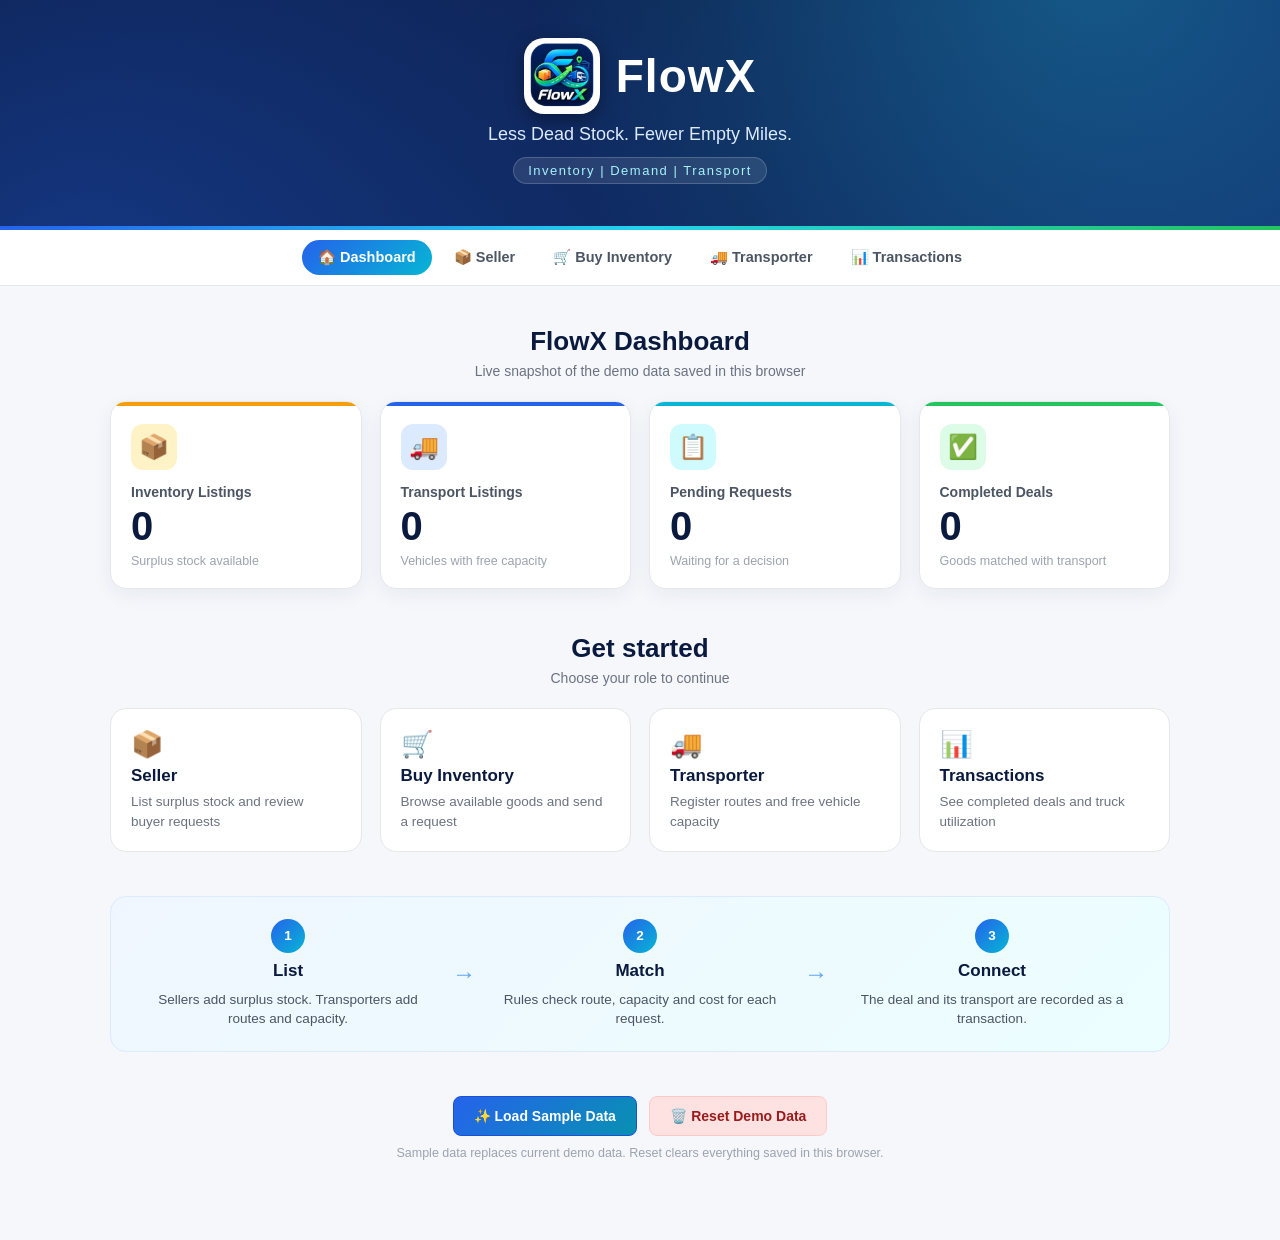
<file: index.html>
<!DOCTYPE html>
<html lang="en">

<head>
    <meta charset="UTF-8">
    <meta name="viewport" content="width=device-width, initial-scale=1.0">

    <title>FlowX - Dashboard</title>

    <link rel="stylesheet" href="style.css">
</head>

<body>

    <header>
        <div class="brand">
            <img src="flowx-icon.png" alt="FlowX logo">
            <h1>FlowX</h1>
        </div>
        <p>Less Dead Stock. Fewer Empty Miles.</p>
        <span class="header-sub">Inventory | Demand | Transport</span>
    </header>

    <nav class="site-nav">
        <a href="index.html" class="current" aria-current="page">🏠 Dashboard</a>
        <a href="seller.html">📦 Seller</a>
        <a href="inventory.html">🛒 Buy Inventory</a>
        <a href="transport.html">🚚 Transporter</a>
        <a href="transactions.html">📊 Transactions</a>
    </nav>

    <main>

        <!-- =========================
             DASHBOARD
             ========================= -->

        <section id="dashboard">

            <div class="section-head">
                <h2>FlowX Dashboard</h2>
                <p>Live snapshot of the demo data saved in this browser</p>
            </div>

            <div class="dashboard-container">

                <div class="dashboard-card card-inventory">
                    <span class="card-icon">📦</span>
                    <p>Inventory Listings</p>
                    <strong id="inventoryCount">0</strong>
                    <small>Surplus stock available</small>
                </div>

                <div class="dashboard-card card-transport">
                    <span class="card-icon">🚚</span>
                    <p>Transport Listings</p>
                    <strong id="transportCount">0</strong>
                    <small>Vehicles with free capacity</small>
                </div>

                <div class="dashboard-card card-requests">
                    <span class="card-icon">📋</span>
                    <p>Pending Requests</p>
                    <strong id="requestCount">0</strong>
                    <small>Waiting for a decision</small>
                </div>

                <div class="dashboard-card card-deals">
                    <span class="card-icon">✅</span>
                    <p>Completed Deals</p>
                    <strong id="transactionCount">0</strong>
                    <small>Goods matched with transport</small>
                </div>

            </div>

        </section>


        <!-- =========================
             QUICK ACTIONS
             ========================= -->

        <section class="actions-section">

            <div class="section-head">
                <h2>Get started</h2>
                <p>Choose your role to continue</p>
            </div>

            <div class="action-grid">

                <button class="action-card" onclick="window.location.href='seller.html'">
                    <span class="action-icon">📦</span>
                    <span class="action-title">Seller</span>
                    <span class="action-text">List surplus stock and review buyer requests</span>
                </button>

                <button class="action-card" onclick="window.location.href='inventory.html'">
                    <span class="action-icon">🛒</span>
                    <span class="action-title">Buy Inventory</span>
                    <span class="action-text">Browse available goods and send a request</span>
                </button>

                <button class="action-card" onclick="window.location.href='transport.html'">
                    <span class="action-icon">🚚</span>
                    <span class="action-title">Transporter</span>
                    <span class="action-text">Register routes and free vehicle capacity</span>
                </button>

                <button class="action-card" onclick="window.location.href='transactions.html'">
                    <span class="action-icon">📊</span>
                    <span class="action-title">Transactions</span>
                    <span class="action-text">See completed deals and truck utilization</span>
                </button>

            </div>

        </section>


        <!-- =========================
             HOW IT WORKS
             ========================= -->

        <section class="flow-section">

            <div class="flow-step">
                <span class="flow-number">1</span>
                <strong>List</strong>
                <span>Sellers add surplus stock. Transporters add routes and capacity.</span>
            </div>

            <span class="flow-arrow">→</span>

            <div class="flow-step">
                <span class="flow-number">2</span>
                <strong>Match</strong>
                <span>Rules check route, capacity and cost for each request.</span>
            </div>

            <span class="flow-arrow">→</span>

            <div class="flow-step">
                <span class="flow-number">3</span>
                <strong>Connect</strong>
                <span>The deal and its transport are recorded as a transaction.</span>
            </div>

        </section>


        <!-- =========================
             RESET DEMO
             ========================= -->

        <div class="demo-tools">
            <button
                onclick="loadSampleData()"
                class="sample-button">
                ✨ Load Sample Data
            </button>
            <button
                onclick="resetFlowXData()"
                class="reset-button">
                🗑️ Reset Demo Data
            </button>
            <p>Sample data replaces current demo data. Reset clears everything saved in this browser.</p>
        </div>

        <div id="message"></div>

    </main>

    <script src="script.js"></script>

</body>

</html>
</file>
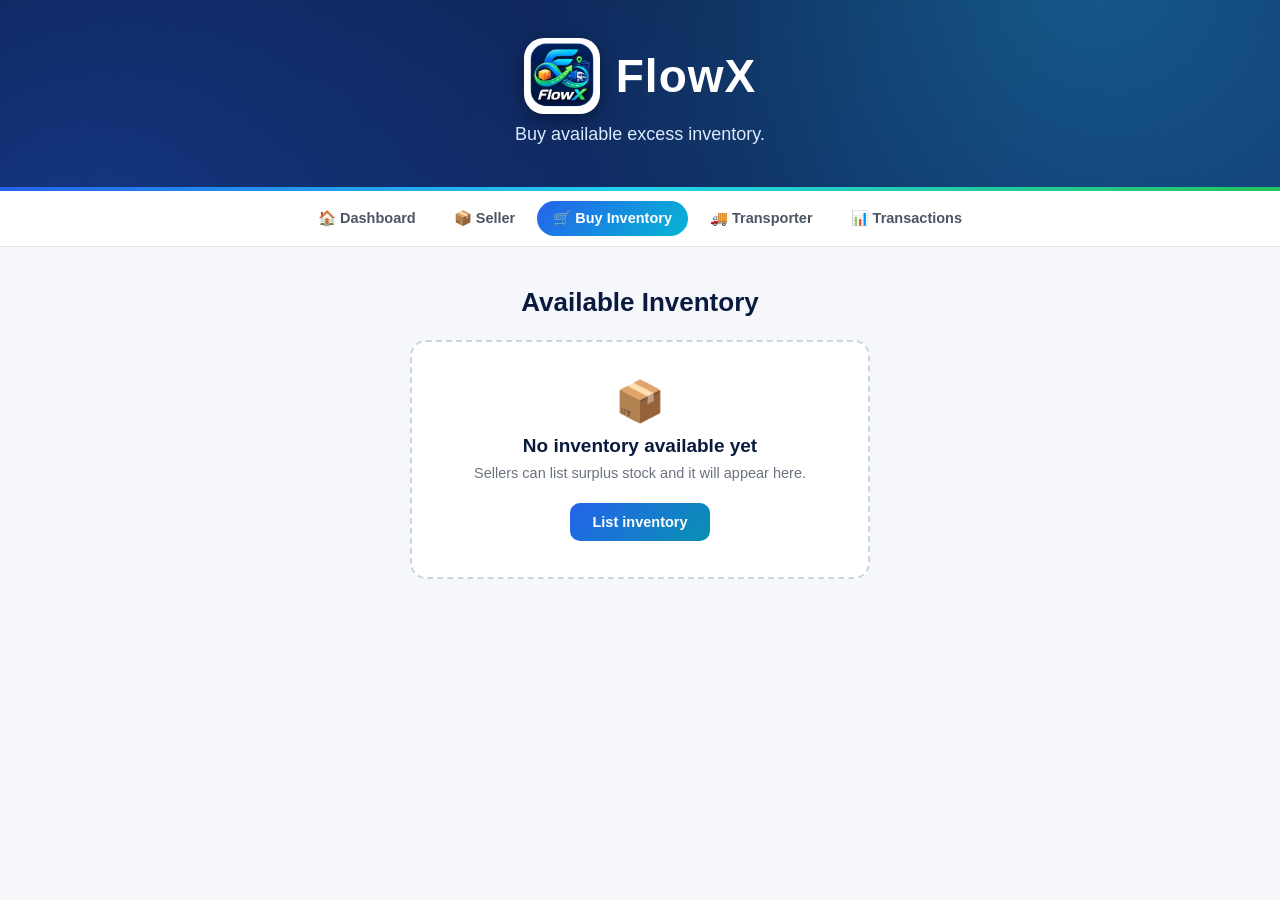
<file: inventory.html>
<!DOCTYPE html>
<html lang="en">

<head>
    <meta charset="UTF-8">
    <meta name="viewport" content="width=device-width, initial-scale=1.0">

    <title>FlowX - Buy Inventory</title>

    <link rel="stylesheet" href="style.css">
</head>

<body>

    <header>
        <div class="brand">
            <img src="flowx-icon.png" alt="FlowX logo">
            <h1>FlowX</h1>
        </div>
        <p>Buy available excess inventory.</p>
    </header>

    <nav class="site-nav">
        <a href="index.html">🏠 Dashboard</a>
        <a href="seller.html">📦 Seller</a>
        <a href="inventory.html" class="current" aria-current="page">🛒 Buy Inventory</a>
        <a href="transport.html">🚚 Transporter</a>
        <a href="transactions.html">📊 Transactions</a>
    </nav>

    <main>

        <!-- INVENTORY -->

        <div id="message"></div>

    </main>

    <script src="script.js"></script>

</body>

</html>
</file>
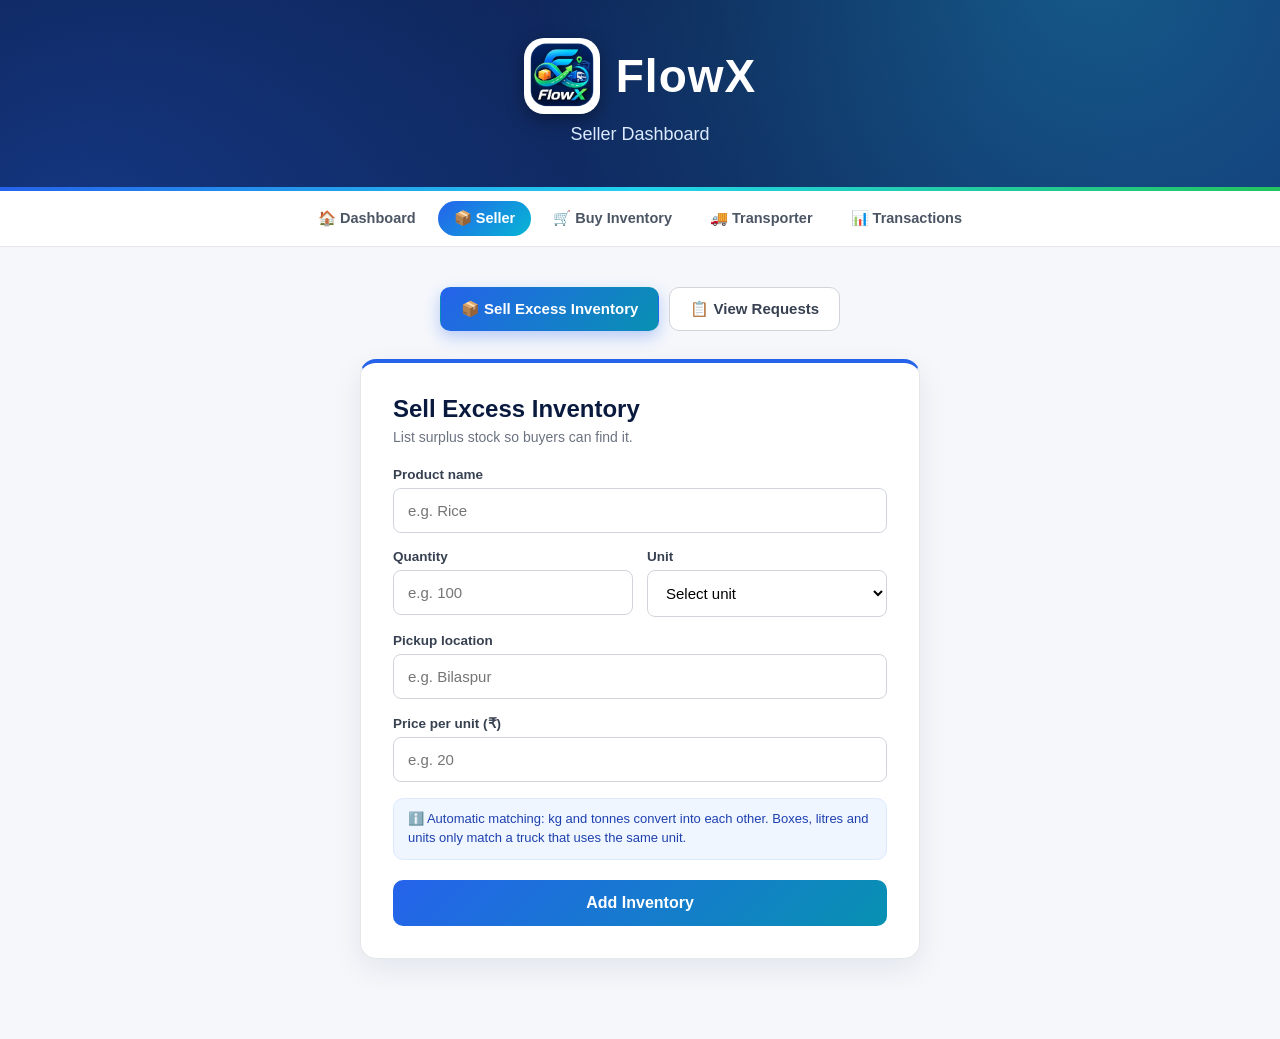
<file: seller.html>
<!DOCTYPE html>
<html lang="en">

<head>
    <meta charset="UTF-8">
    <meta name="viewport" content="width=device-width, initial-scale=1.0">

    <title>FlowX - Seller</title>

    <link rel="stylesheet" href="style.css">
</head>

<body>

    <header>
        <div class="brand">
            <img src="flowx-icon.png" alt="FlowX logo">
            <h1>FlowX</h1>
        </div>
        <p>Seller Dashboard</p>
    </header>

    <nav class="site-nav">
        <a href="index.html">🏠 Dashboard</a>
        <a href="seller.html" class="current" aria-current="page">📦 Seller</a>
        <a href="inventory.html">🛒 Buy Inventory</a>
        <a href="transport.html">🚚 Transporter</a>
        <a href="transactions.html">📊 Transactions</a>
    </nav>

    <main>

        <!-- TABS -->

        <div class="flowx-navigation">

            <button id="sellInventoryBtn" onclick="showSellerForm()">
                📦 Sell Excess Inventory
            </button>

            <button id="viewRequestsBtn" onclick="showRequests()">
                📋 View Requests
            </button>

        </div>


        <!-- SELL INVENTORY FORM -->

        <div id="sellerForm">

            <h2>Sell Excess Inventory</h2>
            <p class="form-note">List surplus stock so buyers can find it.</p>

            <div class="form-field">
                <label for="productName">Product name</label>
                <input type="text" id="productName" placeholder="e.g. Rice">
            </div>

            <div class="form-row">

                <div class="form-field">
                    <label for="quantity">Quantity</label>
                    <input type="number" id="quantity" placeholder="e.g. 100" min="1">
                </div>

                <div class="form-field">
                    <label for="unit">Unit</label>
                    <select id="unit">
                <option value="">Select unit</option>
                <option value="kg">Kilograms (kg)</option>
                <option value="tonnes">Tonnes</option>
                <option value="units">Units</option>
                <option value="boxes">Boxes</option>
                <option value="litres">Litres</option>
                    </select>
                </div>

            </div>

            <div class="form-field">
                <label for="location">Pickup location</label>
                <input type="text" id="location" list="flowxCitySuggestions" placeholder="e.g. Bilaspur">
            </div>

            <div class="form-field">
                <label for="price">Price per unit (₹)</label>
                <input type="number" id="price" placeholder="e.g. 20" min="0" step="0.01">
            </div>

            <p class="form-hint">
                ℹ️ Automatic matching: kg and tonnes convert into each other. Boxes, litres and units only match a truck that uses the same unit.
            </p>

            <button class="form-submit" onclick="submitInventory()">
                Add Inventory
            </button>

        </div>


        <!-- REQUESTS / MESSAGES -->

        <div id="message"></div>

    </main>

    <script src="script.js"></script>

</body>

</html>
</file>
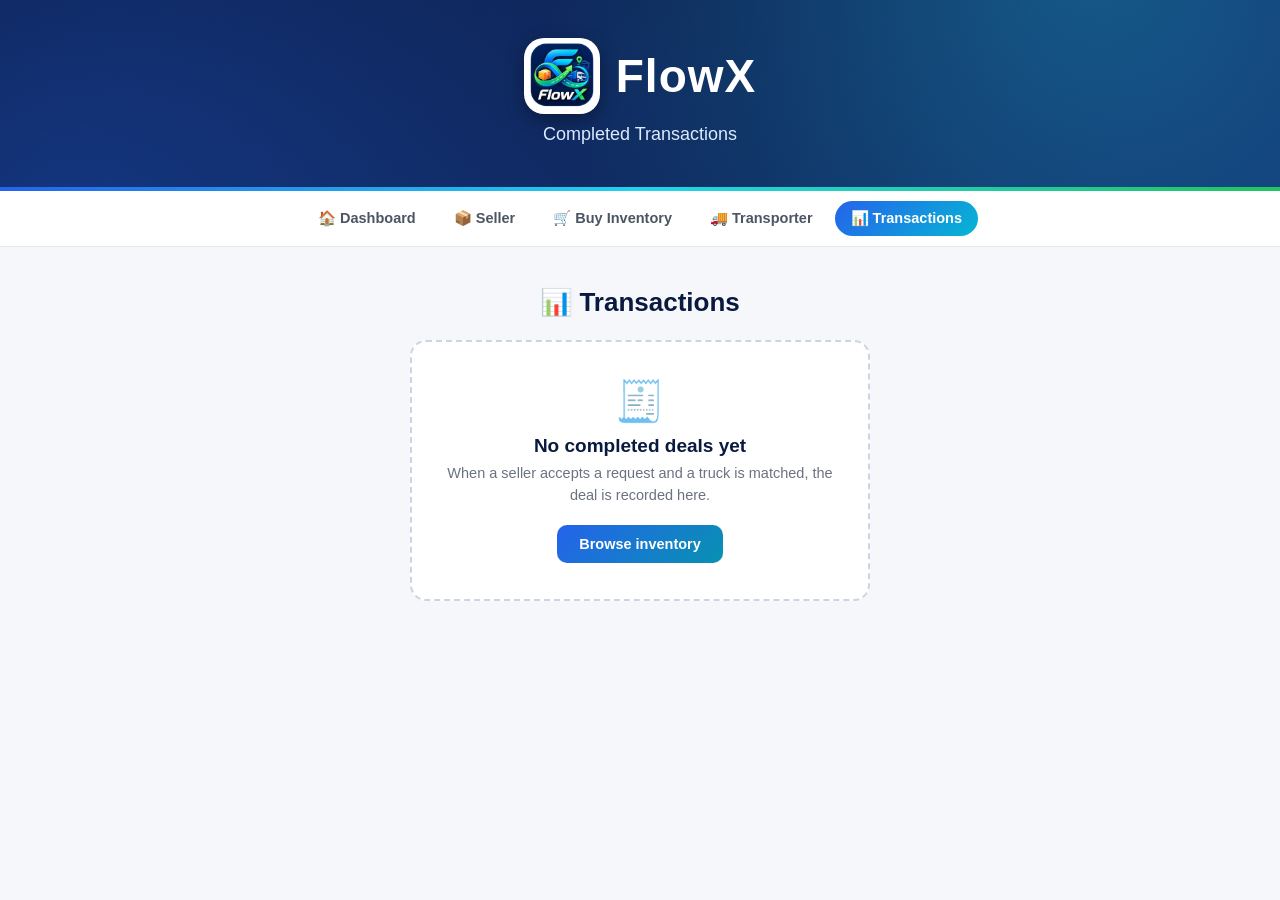
<file: transactions.html>
<!DOCTYPE html>
<html lang="en">

<head>
    <meta charset="UTF-8">
    <meta name="viewport" content="width=device-width, initial-scale=1.0">

    <title>FlowX - Transactions</title>

    <link rel="stylesheet" href="style.css">
</head>

<body>

    <header>
        <div class="brand">
            <img src="flowx-icon.png" alt="FlowX logo">
            <h1>FlowX</h1>
        </div>
        <p>Completed Transactions</p>
    </header>

    <nav class="site-nav">
        <a href="index.html">🏠 Dashboard</a>
        <a href="seller.html">📦 Seller</a>
        <a href="inventory.html">🛒 Buy Inventory</a>
        <a href="transport.html">🚚 Transporter</a>
        <a href="transactions.html" class="current" aria-current="page">📊 Transactions</a>
    </nav>

    <main>

        <!-- TRANSACTIONS -->

        <div id="message"></div>

    </main>

    <script src="script.js"></script>

</body>

</html>
</file>
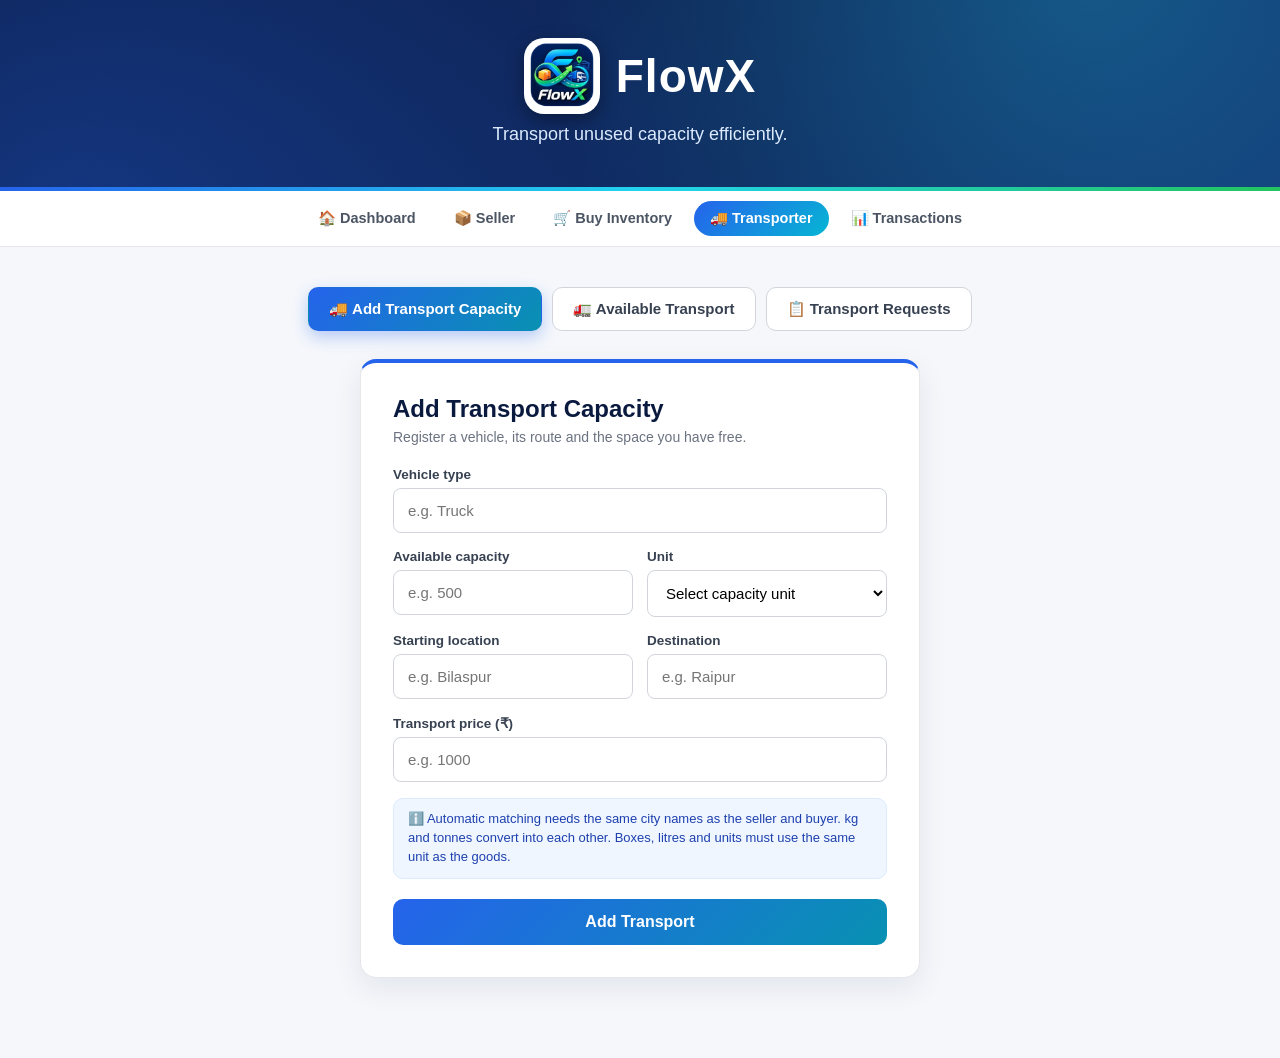
<file: transport.html>
<!DOCTYPE html>
<html lang="en">

<head>
    <meta charset="UTF-8">
    <meta name="viewport" content="width=device-width, initial-scale=1.0">

    <title>FlowX - Transporter</title>

    <link rel="stylesheet" href="style.css">
</head>

<body>

    <header>
        <div class="brand">
            <img src="flowx-icon.png" alt="FlowX logo">
            <h1>FlowX</h1>
        </div>
        <p>Transport unused capacity efficiently.</p>
    </header>

    <nav class="site-nav">
        <a href="index.html">🏠 Dashboard</a>
        <a href="seller.html">📦 Seller</a>
        <a href="inventory.html">🛒 Buy Inventory</a>
        <a href="transport.html" class="current" aria-current="page">🚚 Transporter</a>
        <a href="transactions.html">📊 Transactions</a>
    </nav>

    <main>

        <!-- TABS -->

        <div class="flowx-navigation">

            <button id="addTransportBtn" onclick="showTransport()">
                🚚 Add Transport Capacity
            </button>

            <button id="availableTransportBtn" onclick="showTransportList()">
                🚛 Available Transport
            </button>

            <button id="transportRequestsBtn" onclick="showTransportRequests()">
                📋 Transport Requests
            </button>

        </div>


        <!-- TRANSPORT FORM -->

        <div id="transportForm">

            <h2>Add Transport Capacity</h2>
            <p class="form-note">Register a vehicle, its route and the space you have free.</p>

            <div class="form-field">
                <label for="vehicleType">Vehicle type</label>
                <input type="text" id="vehicleType" placeholder="e.g. Truck">
            </div>

            <div class="form-row">

                <div class="form-field">
                    <label for="capacity">Available capacity</label>
                    <input type="number" id="capacity" placeholder="e.g. 500" min="1">
                </div>

                <div class="form-field">
                    <label for="capacityUnit">Unit</label>
                    <select id="capacityUnit">
                <option value="">Select capacity unit</option>
                <option value="kg">Kilograms (kg)</option>
                <option value="tonnes">Tonnes</option>
                <option value="units">Units</option>
                <option value="boxes">Boxes</option>
                <option value="litres">Litres</option>
                    </select>
                </div>

            </div>

            <div class="form-row">

                <div class="form-field">
                    <label for="transportFrom">Starting location</label>
                    <input type="text" id="transportFrom" list="flowxCitySuggestions" placeholder="e.g. Bilaspur">
                </div>

                <div class="form-field">
                    <label for="transportTo">Destination</label>
                    <input type="text" id="transportTo" list="flowxCitySuggestions" placeholder="e.g. Raipur">
                </div>

            </div>

            <div class="form-field">
                <label for="transportPrice">Transport price (₹)</label>
                <input type="number" id="transportPrice" placeholder="e.g. 1000" min="0" step="0.01">
            </div>

            <p class="form-hint">
                ℹ️ Automatic matching needs the same city names as the seller and buyer. kg and tonnes convert into each other. Boxes, litres and units must use the same unit as the goods.
            </p>

            <button class="form-submit" onclick="submitTransport()">
                Add Transport
            </button>

        </div>


        <!-- TRANSPORT CONTENT -->

        <div id="message"></div>

    </main>

    <script src="script.js"></script>

</body>

</html>
</file>
<file: style.css>
/* =========================
   FLOWX - MAIN STYLES
   ========================= */

* {
    box-sizing: border-box;
}

body {
    font-family: Arial, sans-serif;
    margin: 0;
    background: #f5f7fb;
    color: #222;
}


/* =========================
   HEADER
   ========================= */

header {
    position: relative;
    background:
        radial-gradient(circle at 85% -20%, rgba(34, 211, 238, 0.28), transparent 50%),
        radial-gradient(circle at 5% 120%, rgba(37, 99, 235, 0.35), transparent 55%),
        linear-gradient(135deg, #0a1a3f, #12306e);
    color: white;
    padding: 38px 20px 46px;
    text-align: center;
}

header::after {
    content: "";
    position: absolute;
    left: 0;
    right: 0;
    bottom: 0;
    height: 4px;
    background: linear-gradient(90deg, #2563eb, #22d3ee, #22c55e);
}

header h1 {
    margin: 0;
    font-size: 46px;
    letter-spacing: 1px;
}

header p {
    margin: 10px 0 0;
    font-size: 18px;
    color: #dbeafe;
}

.header-sub {
    display: inline-block;
    margin-top: 12px;
    padding: 5px 14px;
    border-radius: 999px;
    background: rgba(255, 255, 255, 0.10);
    border: 1px solid rgba(255, 255, 255, 0.18);
    font-size: 13px;
    letter-spacing: 1.5px;
    color: #a5f3fc;
}


/* =========================
   MAIN
   ========================= */

main {
    max-width: 1100px;
    margin: auto;
    padding: 40px 20px;
    text-align: center;
}


/* =========================
   MAIN NAVIGATION BUTTONS
   ========================= */

main > button {
    background: white;
    color: #222;
    border: 1px solid #d1d5db;
    padding: 13px 22px;
    margin: 6px;
    border-radius: 8px;
    cursor: pointer;
    font-size: 15px;
    font-weight: 600;

    transition:
        transform 0.2s,
        box-shadow 0.2s,
        background 0.2s;
}

main > button:hover {
    transform: translateY(-2px);
    background: #f9fafb;
    box-shadow:
        0 5px 15px rgba(0, 0, 0, 0.08);
}


/* =========================
   INPUTS
   ========================= */

input {
    display: block;

    width: 100%;
    max-width: 420px;

    padding: 13px 14px;

    margin: 12px auto;

    border: 1px solid #d1d5db;
    border-radius: 8px;

    font-size: 15px;

    outline: none;

    transition:
        border 0.2s,
        box-shadow 0.2s;
}

input:focus {
    border-color: #2563eb;

    box-shadow:
        0 0 0 3px rgba(37, 99, 235, 0.12);
}


/* =========================
   SELECT
   ========================= */

select {
    display: block;

    width: 100%;
    max-width: 420px;

    padding: 13px 14px;

    margin: 12px auto;

    border: 1px solid #d1d5db;
    border-radius: 8px;

    font-size: 15px;

    background: white;
    cursor: pointer;
}

select:focus {
    border-color: #2563eb;

    outline: none;

    box-shadow:
        0 0 0 3px rgba(37, 99, 235, 0.12);
}


/* =========================
   MESSAGE AREA
   ========================= */

#message {
    margin-top: 40px;
}


/* =========================
   RESET BUTTON
   ========================= */

.reset-button {
    background: #fee2e2 !important;

    color: #991b1b !important;

    border: 1px solid #fecaca !important;
}

.reset-button:hover {
    background: #fecaca !important;
}

.demo-tools .sample-button {
    margin: 0 8px 0 0;
    padding: 11px 20px;
    border: 1px solid #1d4ed8;
    border-radius: 8px;
    background: linear-gradient(135deg, #2563eb, #0891b2);
    color: white;
    cursor: pointer;
    font-size: 14px;
    font-weight: 700;
}

.demo-tools .sample-button:hover {
    box-shadow: 0 6px 16px rgba(37, 99, 235, 0.25);
}

.flowx-toast {
    position: fixed;
    z-index: 1000;
    top: 20px;
    left: 50%;
    width: max-content;
    max-width: calc(100% - 32px);
    padding: 14px 20px;
    border: 1px solid #bfdbfe;
    border-radius: 12px;
    background: #eff6ff;
    color: #1e3a8a;
    box-shadow: 0 12px 32px rgba(10, 26, 63, 0.18);
    font-size: 14px;
    line-height: 1.45;
    text-align: left;
    white-space: pre-line;
    opacity: 0;
    visibility: hidden;
    transform: translate(-50%, -12px);
    transition: opacity 0.2s, transform 0.2s, visibility 0.2s;
}

.flowx-toast.visible {
    opacity: 1;
    visibility: visible;
    transform: translate(-50%, 0);
}


.brand {
    display: flex;
    align-items: center;
    justify-content: center;
    gap: 16px;
    margin-bottom: 8px;
}

.brand img {
    width: 76px;
    height: 76px;
    object-fit: contain;
    background: white;
    border-radius: 20px;
    padding: 2px;
    box-shadow: 0 6px 18px rgba(0, 0, 0, 0.35);
}

.brand h1 {
    margin: 0;
}
@media (max-width: 600px) {
    .brand img {
        width: 64px;
        height: 64px;
    }

    .brand {
        gap: 12px;
    }
}
/* =========================
   DASHBOARD
   ========================= */

.section-head {
    margin-bottom: 22px;
}

.section-head h2 {
    margin: 0;
    font-size: 26px;
    color: #0a1a3f;
}

.section-head p {
    margin: 6px 0 0;
    color: #6b7280;
    font-size: 14px;
}

#dashboard {
    margin-bottom: 44px;
}

.dashboard-container {
    display: grid;
    grid-template-columns: repeat(4, minmax(0, 1fr));
    gap: 18px;
}

.dashboard-card {
    --accent: #2563eb;
    --tint: #dbeafe;

    position: relative;
    overflow: hidden;

    background: white;
    padding: 22px 20px 20px;
    border-radius: 16px;
    border: 1px solid #e5e7eb;
    text-align: left;

    box-shadow: 0 6px 20px rgba(10, 26, 63, 0.06);

    transition: transform 0.2s, box-shadow 0.2s;
}

.dashboard-card::before {
    content: "";
    position: absolute;
    top: 0;
    left: 0;
    right: 0;
    height: 4px;
    background: var(--accent);
}

.dashboard-card:hover {
    transform: translateY(-4px);
    box-shadow: 0 14px 30px rgba(10, 26, 63, 0.12);
}

.card-inventory { --accent: #f59e0b; --tint: #fef3c7; }
.card-transport { --accent: #2563eb; --tint: #dbeafe; }
.card-requests  { --accent: #06b6d4; --tint: #cffafe; }
.card-deals     { --accent: #22c55e; --tint: #dcfce7; }

.card-icon {
    display: inline-flex;
    align-items: center;
    justify-content: center;
    width: 46px;
    height: 46px;
    border-radius: 12px;
    background: var(--tint);
    font-size: 24px;
}

.dashboard-card p {
    margin: 14px 0 0;
    color: #4b5563;
    font-size: 14px;
    font-weight: 600;
}

.dashboard-card strong {
    display: block;
    margin-top: 4px;
    font-size: 40px;
    line-height: 1.1;
    color: #0a1a3f;
}

.dashboard-card small {
    display: block;
    margin-top: 6px;
    color: #9ca3af;
    font-size: 12.5px;
}


/* =========================
   QUICK ACTIONS
   ========================= */

.actions-section {
    margin-bottom: 44px;
}

.action-grid {
    display: grid;
    grid-template-columns: repeat(4, minmax(0, 1fr));
    gap: 18px;
}

main > .actions-section button,
.action-card {
    display: flex;
    flex-direction: column;
    align-items: flex-start;
    gap: 6px;

    margin: 0;
    padding: 20px;

    background: white;
    border: 1px solid #e5e7eb;
    border-radius: 16px;

    text-align: left;
    font-family: inherit;
    cursor: pointer;

    transition: transform 0.2s, box-shadow 0.2s, border-color 0.2s;
}

.action-card:hover {
    transform: translateY(-4px);
    border-color: #93c5fd;
    box-shadow: 0 14px 30px rgba(37, 99, 235, 0.14);
}

.action-card:focus-visible {
    outline: 3px solid rgba(37, 99, 235, 0.35);
    outline-offset: 2px;
}

.action-icon {
    font-size: 26px;
}

.action-title {
    font-size: 17px;
    font-weight: 700;
    color: #0a1a3f;
}

.action-text {
    font-size: 13.5px;
    line-height: 1.45;
    color: #6b7280;
}


/* =========================
   HOW IT WORKS
   ========================= */

.flow-section {
    display: flex;
    align-items: stretch;
    justify-content: center;
    gap: 14px;

    margin-bottom: 44px;
    padding: 22px;

    background: linear-gradient(135deg, #eff6ff, #ecfeff);
    border: 1px solid #dbeafe;
    border-radius: 16px;
}

.flow-step {
    flex: 1;
    display: flex;
    flex-direction: column;
    align-items: center;
    gap: 6px;

    max-width: 300px;

    font-size: 13.5px;
    line-height: 1.45;
    color: #4b5563;
}

.flow-step strong {
    font-size: 17px;
    color: #0a1a3f;
}

.flow-number {
    display: inline-flex;
    align-items: center;
    justify-content: center;
    width: 34px;
    height: 34px;
    border-radius: 50%;
    background: linear-gradient(135deg, #2563eb, #06b6d4);
    color: white;
    font-weight: 700;
}

.flow-arrow {
    align-self: center;
    font-size: 24px;
    color: #60a5fa;
}


/* =========================
   DEMO TOOLS
   ========================= */

.demo-tools p {
    margin: 10px 0 0;
    font-size: 12.5px;
    color: #9ca3af;
}

.demo-tools .reset-button {
    padding: 11px 20px;
    border-radius: 8px;
    cursor: pointer;
    font-size: 14px;
    font-weight: 600;
}


/* =========================
   DASHBOARD RESPONSIVE
   ========================= */

@media screen and (max-width: 900px) {

    .dashboard-container,
    .action-grid {
        grid-template-columns: repeat(2, minmax(0, 1fr));
    }
}

@media screen and (max-width: 600px) {

    .dashboard-container {
        gap: 12px;
    }

    .dashboard-card {
        padding: 18px 14px 16px;
    }

    .dashboard-card strong {
        font-size: 32px;
    }

    .dashboard-card small {
        display: none;
    }

    .action-grid {
        grid-template-columns: 1fr;
        gap: 12px;
    }

    .flow-section {
        flex-direction: column;
        align-items: center;
    }

    .flow-step {
        max-width: none;
    }

    .flow-arrow {
        transform: rotate(90deg);
    }
}


/* =========================
   SITE NAVIGATION
   ========================= */

.site-nav {
    display: flex;
    justify-content: center;
    gap: 6px;

    padding: 10px 12px;

    background: white;
    border-bottom: 1px solid #e5e7eb;

    overflow-x: auto;
    scrollbar-width: none;
}

.site-nav::-webkit-scrollbar {
    display: none;
}

.site-nav a {
    flex: none;

    padding: 9px 16px;

    border-radius: 999px;

    color: #4b5563;
    font-size: 14.5px;
    font-weight: 600;
    text-decoration: none;

    transition: background 0.2s, color 0.2s;
}

.site-nav a:hover {
    background: #eff6ff;
    color: #1d4ed8;
}

.site-nav a.current {
    background: linear-gradient(135deg, #2563eb, #06b6d4);
    color: white;
}


/* =========================
   TABS (inside Seller / Transporter)
   ========================= */

.flowx-navigation {
    display: flex;
    justify-content: center;
    flex-wrap: wrap;
    gap: 10px;

    margin: 0 0 28px;
}

.flowx-navigation button {
    background: white;
    color: #374151;
    border: 1px solid #d1d5db;

    padding: 12px 20px;
    border-radius: 10px;

    cursor: pointer;
    font-size: 15px;
    font-weight: 600;

    transition: transform 0.2s, box-shadow 0.2s, background 0.2s, color 0.2s;
}

.flowx-navigation button:hover {
    transform: translateY(-2px);
    background: #f9fafb;
    box-shadow: 0 5px 15px rgba(0, 0, 0, 0.08);
}

.flowx-navigation button.active {
    background: linear-gradient(135deg, #2563eb, #0891b2);
    border-color: transparent;
    color: white;
    box-shadow: 0 6px 16px rgba(37, 99, 235, 0.30);
}


/* =========================
   FORMS
   ========================= */

#sellerForm,
#transportForm {
    display: none;

    max-width: 560px;
    margin: 0 auto;
    padding: 32px;

    background: white;
    border: 1px solid #e5e7eb;
    border-top: 4px solid #2563eb;
    border-radius: 16px;

    box-shadow: 0 10px 30px rgba(10, 26, 63, 0.08);

    text-align: left;
}

#sellerForm h2,
#transportForm h2 {
    margin: 0;
    font-size: 24px;
    color: #0a1a3f;
}

.form-note {
    margin: 6px 0 22px;
    color: #6b7280;
    font-size: 14px;
}

.form-field {
    margin-bottom: 16px;
}

.form-field label {
    display: block;
    margin-bottom: 6px;

    font-size: 13.5px;
    font-weight: 600;
    color: #374151;
}

.form-field input,
.form-field select {
    max-width: none;
    margin: 0;
}

.form-row {
    display: grid;
    grid-template-columns: 1fr 1fr;
    gap: 14px;
}

.form-hint {
    margin: 4px 0 20px;
    padding: 11px 14px;

    background: #eff6ff;
    border: 1px solid #dbeafe;
    border-radius: 10px;

    color: #1e40af;
    font-size: 13px;
    line-height: 1.45;
}

#sellerForm .form-submit,
#transportForm .form-submit {
    width: 100%;
    margin: 0;
    padding: 14px;

    background: linear-gradient(135deg, #2563eb, #0891b2);
    color: white;

    border: none;
    border-radius: 10px;

    font-size: 16px;
    font-weight: 700;
    cursor: pointer;

    transition: transform 0.2s, box-shadow 0.2s;
}

#sellerForm .form-submit:hover,
#transportForm .form-submit:hover {
    transform: translateY(-2px);
    box-shadow: 0 10px 22px rgba(37, 99, 235, 0.30);
}


/* =========================
   PAGE CONTENT (#message)
   ========================= */

/* no extra gap when the content is the first thing on the page */
#message:first-child {
    margin-top: 0;
}

#message > h2 {
    margin: 0 0 22px;
    font-size: 26px;
    color: #0a1a3f;
}


/* =========================
   CARDS (inventory, requests, transport, transactions)
   ========================= */

.inventory-container {
    display: grid;
    grid-template-columns: repeat(auto-fill, minmax(290px, 1fr));
    gap: 20px;

    margin-top: 6px;
}

.inventory-card {
    display: flex;
    flex-direction: column;

    background: white;
    padding: 22px;

    border: 1px solid #e5e7eb;
    border-radius: 16px;

    text-align: left;

    box-shadow: 0 6px 20px rgba(10, 26, 63, 0.06);

    transition: transform 0.2s, box-shadow 0.2s;
}

.inventory-card:hover {
    transform: translateY(-4px);
    box-shadow: 0 14px 30px rgba(10, 26, 63, 0.12);
}

.inventory-card h3 {
    margin: 0 0 14px;
    padding-bottom: 12px;

    border-bottom: 1px solid #f1f5f9;

    font-size: 19px;
    color: #0a1a3f;
}

.inventory-card p {
    display: flex;
    justify-content: space-between;
    align-items: baseline;
    gap: 14px;

    margin: 8px 0;

    color: #111827;
    font-size: 14.5px;
    line-height: 1.4;
    text-align: right;
}

.inventory-card p strong {
    flex: none;

    color: #6b7280;
    font-weight: 600;
    text-align: left;
}

.inventory-card p.card-note {
    justify-content: flex-start;
    color: #6b7280;
    font-size: 13px;
    text-align: left;
}

.inventory-card p.total-row {
    margin-top: 14px;
    padding-top: 12px;

    border-top: 1px dashed #d1d5db;

    font-size: 17px;
    font-weight: 700;
    color: #0a1a3f;
}

.inventory-card p.total-row strong {
    color: #0a1a3f;
}

.inventory-card label {
    display: block;

    margin: 14px 0 6px;

    font-size: 13.5px;
    font-weight: 600;
    color: #374151;
}

.inventory-card input {
    width: 100%;
    max-width: none;
    margin: 0 0 4px;
}

.inventory-card hr {
    width: 100%;
    margin: 12px 0 4px;

    border: none;
    border-top: 1px solid #f1f5f9;
}


/* =========================
   CARD BUTTONS
   ========================= */

.request-button {
    width: 100%;
    margin: 14px 0 0;
    padding: 12px;

    background: linear-gradient(135deg, #2563eb, #0891b2);
    color: white;

    border: none;
    border-radius: 10px;

    font-size: 15px;
    font-weight: 700;
    cursor: pointer;

    transition: transform 0.2s, box-shadow 0.2s;
}

.request-button:hover {
    transform: translateY(-2px);
    box-shadow: 0 8px 18px rgba(37, 99, 235, 0.30);
}

.inventory-card > button:not(.request-button) {
    margin: 12px 8px 0 0;
    padding: 10px 16px;

    border: none;
    border-radius: 9px;

    background: #2563eb;
    color: white;

    font-size: 14px;
    font-weight: 600;
    cursor: pointer;

    transition: transform 0.2s, background 0.2s;
}

.inventory-card > button:not(.request-button):hover {
    transform: translateY(-1px);
}

.inventory-card > button[onclick^="accept"] {
    background: #16a34a;
}

.inventory-card > button[onclick^="accept"]:hover {
    background: #15803d;
}

.inventory-card > button[onclick^="reject"] {
    background: #fee2e2;
    color: #991b1b;
}

.inventory-card > button[onclick^="reject"]:hover {
    background: #fecaca;
}


/* =========================
   STATUS BADGES
   ========================= */

.badge {
    display: inline-block;

    padding: 3px 11px;

    border-radius: 999px;

    background: #f3f4f6;
    color: #374151;

    font-size: 12.5px;
    font-weight: 700;
}

.badge-pending   { background: #fef3c7; color: #92400e; }
.badge-accepted,
.badge-confirmed { background: #dcfce7; color: #166534; }
.badge-rejected  { background: #fee2e2; color: #991b1b; }
.badge-reserved  { background: #e0f2fe; color: #075985; }


/* =========================
   TRANSPORT MATCH BOX
   ========================= */

.transport-match {
    margin-top: 14px;
    padding: 14px 16px;

    background: #f0fdf4;
    border: 1px solid #bbf7d0;
    border-radius: 12px;
}

.transport-no-match {
    margin-top: 14px;
    padding: 14px 16px;
    border: 1px solid #fecaca;
    border-radius: 12px;
    background: #fef2f2;
    color: #991b1b;
}

.transport-no-match p {
    display: block;
    text-align: left;
    margin: 6px 0 0;
    color: #7f1d1d;
    font-size: 13px;
    line-height: 1.4;
}

.transport-match h4 {
    margin: 0 0 8px;

    font-size: 15px;
    color: #166534;
}

.transport-match p {
    margin: 6px 0;
    color: #14532d;
}

.transport-match p strong {
    color: #3f8f5c;
}

.util-bar {
    height: 8px;
    margin-top: 10px;

    background: #dcfce7;
    border-radius: 999px;

    overflow: hidden;
}

.util-bar span {
    display: block;
    height: 100%;
    min-width: 4px;

    background: linear-gradient(90deg, #22c55e, #06b6d4);
    border-radius: 999px;
}


/* =========================
   TRANSACTION SUMMARY
   ========================= */

.summary-strip {
    display: grid;
    grid-template-columns: repeat(3, minmax(0, 1fr));
    gap: 16px;

    margin-bottom: 24px;
}

.summary-item {
    padding: 18px 12px;

    background: linear-gradient(135deg, #eff6ff, #ecfeff);
    border: 1px solid #dbeafe;
    border-radius: 14px;
}

.summary-item strong {
    display: block;

    font-size: 26px;
    color: #0a1a3f;
}

.summary-item span {
    display: block;
    margin-top: 4px;

    font-size: 13px;
    color: #6b7280;
}


/* =========================
   EMPTY STATE
   ========================= */

.empty-state {
    max-width: 460px;
    margin: 10px auto 0;
    padding: 36px 24px;

    background: white;
    border: 2px dashed #cbd5e1;
    border-radius: 16px;
}

.empty-icon {
    font-size: 40px;
}

.empty-state h3 {
    margin: 10px 0 6px;
    font-size: 19px;
    color: #0a1a3f;
}

.empty-state p {
    margin: 0;
    color: #6b7280;
    font-size: 14.5px;
    line-height: 1.5;
}

.empty-action {
    display: inline-block;

    margin-top: 18px;
    padding: 11px 22px;

    background: linear-gradient(135deg, #2563eb, #0891b2);
    color: white;

    border-radius: 10px;

    font-size: 14.5px;
    font-weight: 700;
    text-decoration: none;
}


/* =========================
   MOBILE (inner pages)
   ========================= */

@media screen and (max-width: 600px) {

    header {
        padding: 30px 15px 38px;
    }

    header h1 {
        font-size: 36px;
    }

    header p {
        font-size: 15px;
    }

    main {
        padding: 24px 14px;
    }

    .site-nav {
        flex-wrap: wrap;
        justify-content: center;
        gap: 4px;
    }

    .site-nav a {
        padding: 8px 12px;
        font-size: 13.5px;
    }

    .flowx-navigation button {
        flex: 1 1 100%;
    }

    #sellerForm,
    #transportForm {
        padding: 22px 18px;
    }

    .form-row {
        grid-template-columns: 1fr;
        gap: 0;
    }

    .inventory-container {
        grid-template-columns: 1fr;
    }

    .summary-strip {
        grid-template-columns: 1fr;
        gap: 10px;
    }
}
</file>
